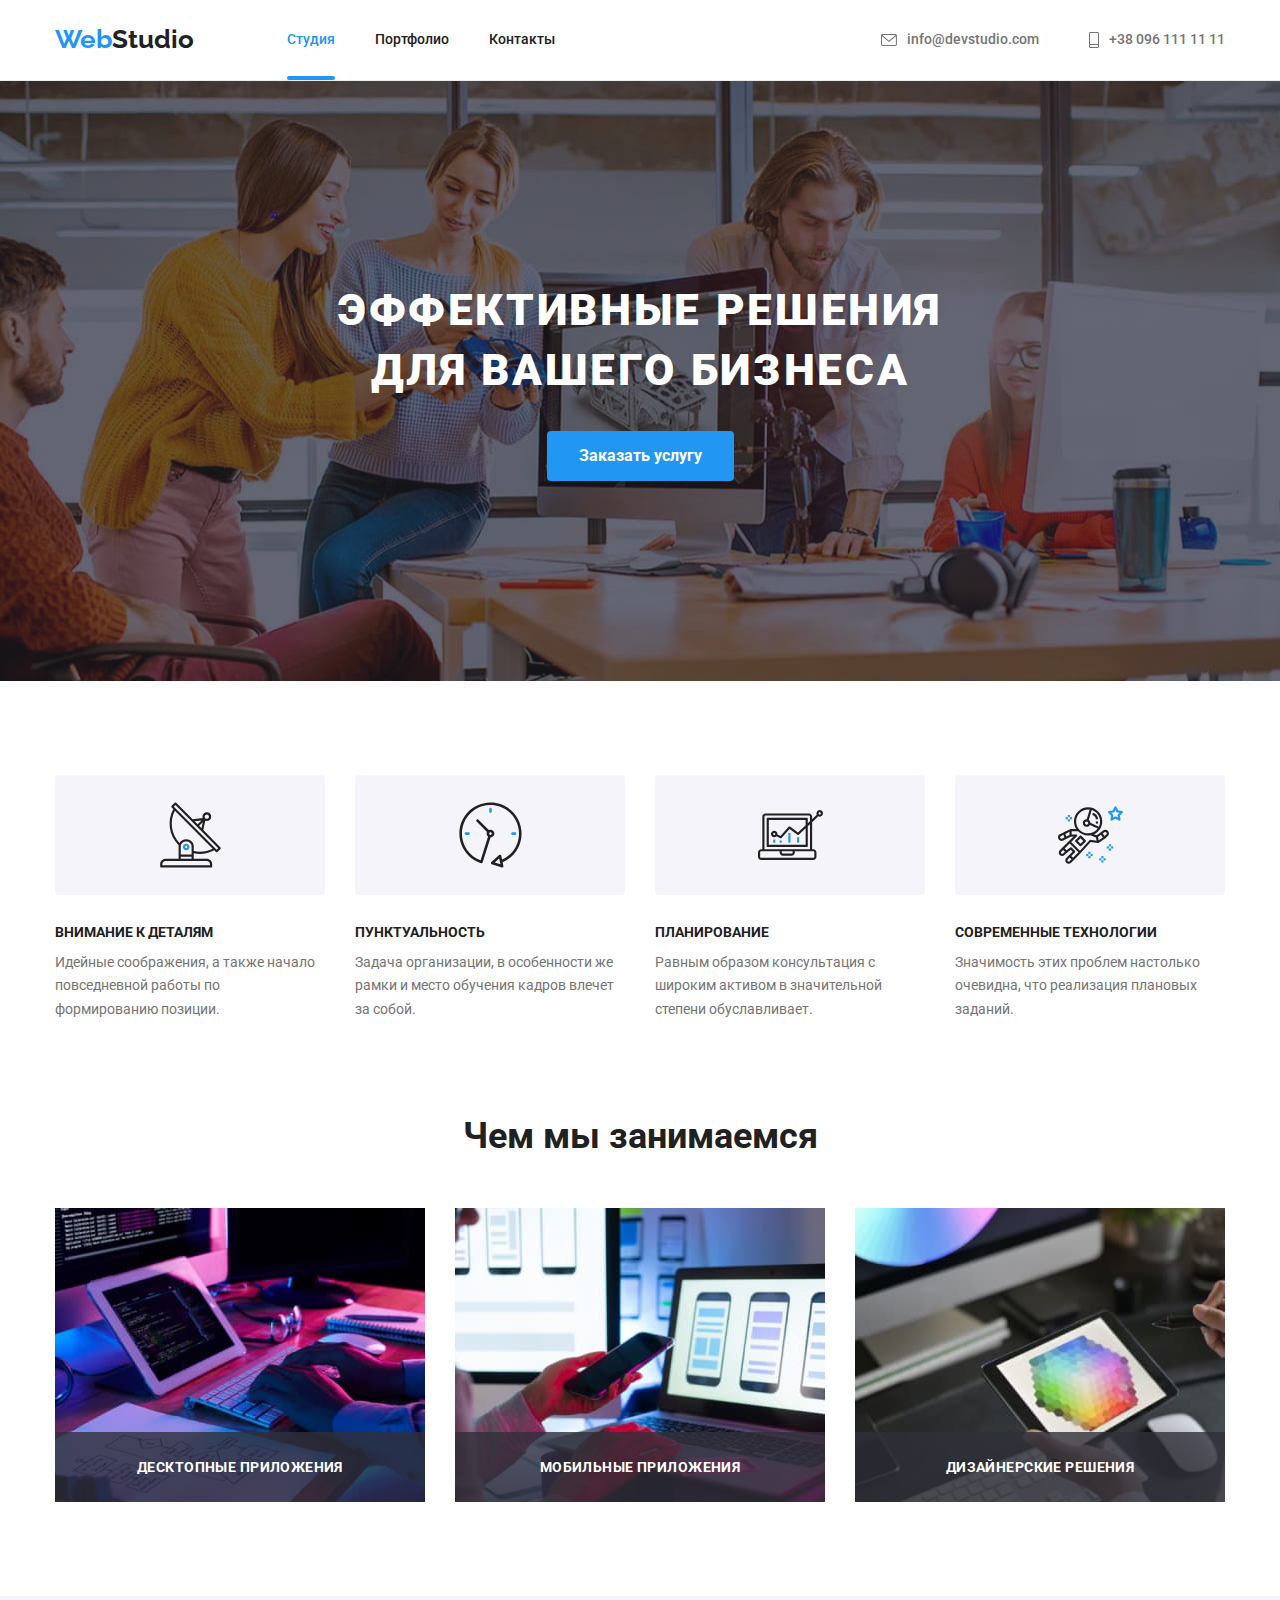
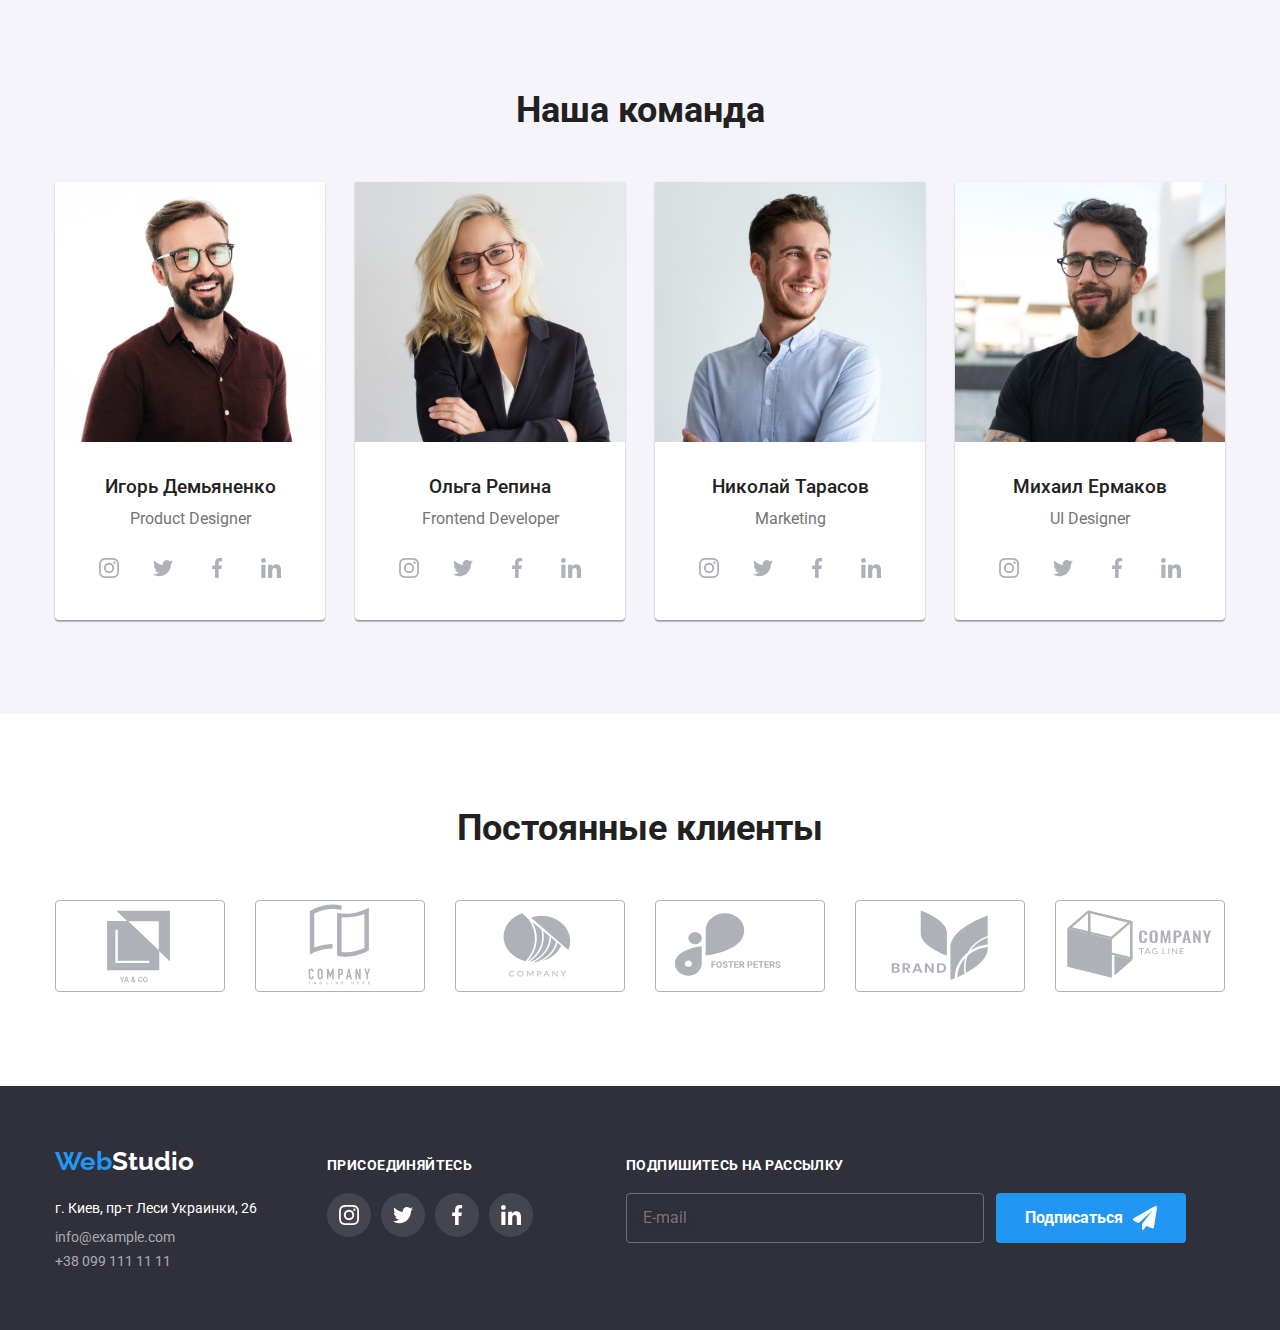
<file: index.html>
<!DOCTYPE html>
<html lang="ru">
    <head>
        <meta charset="UTF-8" />
        <meta http-equiv="X-UA-Compatible" content="IE=edge" />
        <meta name="viewport" content="width=, initial-scale=1.0" />
        <title>Document</title>
        <link rel="preconnect" href="https://fonts.googleapis.com" />
        <link rel="preconnect" href="https://fonts.gstatic.com" crossorigin />
        <link
            rel="stylesheet"
            href="https://cdnjs.cloudflare.com/ajax/libs/modern-normalize/1.0.0/modern-normalize.min.css"
        />
        <link
            href="https://fonts.googleapis.com/css2?family=Montserrat:ital,wght@0,700;1,400&family=Raleway:wght@700&family=Roboto:wght@400;500;700;900&display=swap"
            rel="stylesheet"
        />
        <link rel="stylesheet" href="./css/styles.css" />
    </head>
    <body>
        <header class="hedbord">
            <div class="conteiner page-header">
                <nav class="site-nav">
                    <a class="link link-logo" href="/hm-2/index.html"
                        ><span class="accent-text">Web</span>Studio</a
                    >
                    <ul class="list font-medium site-nav">
                        <li class="item">
                            <a href="index.html" class="link active">Студия</a>
                        </li>
                        <li class="item">
                            <a href="portfolio.html" class="link">Портфолио</a>
                        </li>
                        <li class="item">
                            <a href="" class="link">Контакты</a>
                        </li>
                    </ul>
                </nav>
                <ul class="top-contact site-contact list font-medium">
                    <li class="item">
                        <a
                            href="mailto:info@devstudio.com"
                            class="link secondary-text header-link"
                        >
                            <svg class="header-icon" width="16" height="12">
                                <use href="./images/icons.svg#mail"></use>
                            </svg>
                            info@devstudio.com</a
                        >
                    </li>
                    <li class="item">
                        <a href="tel:+380961111111" class="link header-link"
                            ><svg class="header-icon" width="10" height="16">
                                <use href="./images/icons.svg#phone"></use>
                            </svg>
                            +38 096 111 11 11
                        </a>
                    </li>
                </ul>
            </div>
        </header>
        <main>
            <section class="main-section">
                <div class="conteiner">
                    <h1 class="main-section--description">
                        Эффективные решения для вашего бизнеса
                    </h1>
                    <button
                        data-modal-open
                        type="button"
                        class="main-section--btn"
                    >
                        Заказать услугу
                    </button>
                </div>
            </section>

            <section class="benefits">
                <div class="conteiner">
                    <h2 class="caption visually-hidden">Преимущества</h2>
                    <ul class="list-menu">
                        <li class="item">
                            <div class="benefits-icon-wrapper">
                                <svg
                                    class="benefits-icon"
                                    width="65"
                                    height="70"
                                >
                                    <use href="./images/icons.svg#icon1"></use>
                                </svg>
                            </div>
                            <h3 class="caption-list">Внимание к деталям</h3>
                            <p class="secondary-text description">
                                Идейные соображения, а также начало повседневной
                                работы по формированию позиции.
                            </p>
                        </li>
                        <li class="item">
                            <div class="benefits-icon-wrapper">
                                <svg class="" width="65" height="70">
                                    <use href="./images/icons.svg#icon2"></use>
                                </svg>
                            </div>
                            <h3 class="caption-list">Пунктуальность</h3>
                            <p class="secondary-text description">
                                Задача организации, в особенности же рамки и
                                место обучения кадров влечет за собой.
                            </p>
                        </li>
                        <li class="item">
                            <div class="benefits-icon-wrapper">
                                <svg class="" width="65" height="70">
                                    <use href="./images/icons.svg#icon3"></use>
                                </svg>
                            </div>
                            <h3 class="caption-list">Планирование</h3>
                            <p class="secondary-text description">
                                Равным образом консультация с широким активом в
                                значительной степени обуславливает.
                            </p>
                        </li>
                        <li class="item">
                            <div class="benefits-icon-wrapper">
                                <svg class="" width="65" height="70">
                                    <use href="./images/icons.svg#icon4"></use>
                                </svg>
                            </div>
                            <h3 class="caption-list">Современные технологии</h3>
                            <p class="secondary-text description">
                                Значимость этих проблем настолько очевидна, что
                                реализация плановых заданий.
                            </p>
                        </li>
                    </ul>
                </div>
            </section>
            <section class="servise">
                <div class="conteiner">
                    <h2 class="caption">Чем мы занимаемся</h2>
                    <ul class="list-pic">
                        <li class="item-pic">
                            <img
                                src="./images/1img.jpg"
                                alt="creating website"
                                width="370"
                            />
                            <p class="text-pic">Десктопные приложения</p>
                        </li>
                        <li class="item-pic">
                            <img
                                src="./images/2img.jpg"
                                alt="ux/ui desiner"
                                width="370"
                            />
                            <p class="text-pic">Мобильные приложения</p>
                        </li>
                        <li class="item-pic">
                            <img
                                src="./images/3img.jpg"
                                alt="creating mobile application"
                                width="370"
                            />
                            <p class="text-pic">Дизайнерские решения</p>
                        </li>
                    </ul>
                </div>
            </section>
            <section class="team">
                <div class="conteiner">
                    <h2 class="caption">Наша команда</h2>
                    <ul class="list-intro">
                        <li class="link-intro">
                            <img
                                class="photo"
                                src="./images/4img.jpg"
                                alt="Product Designer"
                                width="270"
                            />
                            <div class="desc">
                                <h3 class="list-name">Игорь Демьяненко</h3>
                                <p class="secondary-text position" lang="en">
                                    Product Designer
                                </p>
                                <ul class="socials">
                                    <li class="socials-item">
                                        <a
                                            class="socials-link"
                                            href="#"
                                            target="_blank"
                                            rel="noopener noreferrer"
                                            aria-label="іконка instagram"
                                        >
                                            <svg
                                                class="socials-icon"
                                                width="20"
                                                height="20"
                                            >
                                                <use
                                                    href="./images/icons.svg#instagram"
                                                ></use>
                                            </svg>
                                        </a>
                                    </li>
                                    <li class="socials-item">
                                        <a
                                            class="socials-link"
                                            href="#"
                                            target="_blank"
                                            rel="noopener noreferrer"
                                            aria-label="іконка Twitter"
                                        >
                                            <svg
                                                class="socials-icon"
                                                width="20"
                                                height="20"
                                            >
                                                <use
                                                    href="./images/icons.svg#twitter"
                                                ></use>
                                            </svg>
                                        </a>
                                    </li>
                                    <li class="socials-item">
                                        <a
                                            class="socials-link"
                                            href=""
                                            target="_blank"
                                            rel="noopener noreferrer"
                                            aria-label="іконка facebook"
                                        >
                                            <svg
                                                class="socials-icon"
                                                width="20"
                                                height="20"
                                            >
                                                <use
                                                    href="./images/icons.svg#facebook"
                                                ></use>
                                            </svg>
                                        </a>
                                    </li>
                                    <li class="socials-item">
                                        <a
                                            class="socials-link"
                                            href=""
                                            target="_blank"
                                            rel="noopener noreferrer"
                                            aria-label="іконка linkedin"
                                        >
                                            <svg
                                                class="socials-icon"
                                                width="20"
                                                height="20"
                                            >
                                                <use
                                                    href="./images/icons.svg#linkedin"
                                                ></use>
                                            </svg>
                                        </a>
                                    </li>
                                </ul>
                            </div>
                        </li>
                        <li class="link-intro">
                            <img
                                class="photo"
                                src="./images/5img.jpg"
                                alt="Frontend Developer"
                                width="270"
                            />
                            <div class="desc">
                                <h3 class="list-name">Ольга Репина</h3>
                                <p class="secondary-text position" lang="en">
                                    Frontend Developer
                                </p>
                                <ul class="socials">
                                    <li class="socials-item">
                                        <a
                                            class="socials-link"
                                            href="#"
                                            target="_blank"
                                            rel="noopener noreferrer"
                                            aria-label="іконка instagram"
                                        >
                                            <svg
                                                class="socials-icon"
                                                width="20"
                                                height="20"
                                            >
                                                <use
                                                    href="./images/icons.svg#instagram"
                                                ></use>
                                            </svg>
                                        </a>
                                    </li>
                                    <li class="socials-item">
                                        <a
                                            class="socials-link"
                                            href="#"
                                            target="_blank"
                                            rel="noopener noreferrer"
                                            aria-label="іконка Twitter"
                                        >
                                            <svg
                                                class="socials-icon"
                                                width="20"
                                                height="20"
                                            >
                                                <use
                                                    href="./images/icons.svg#twitter"
                                                ></use>
                                            </svg>
                                        </a>
                                    </li>
                                    <li class="socials-item">
                                        <a
                                            class="socials-link"
                                            href=""
                                            target="_blank"
                                            rel="noopener noreferrer"
                                            aria-label="іконка facebook"
                                        >
                                            <svg
                                                class="socials-icon"
                                                width="20"
                                                height="20"
                                            >
                                                <use
                                                    href="./images/icons.svg#facebook"
                                                ></use>
                                            </svg>
                                        </a>
                                    </li>
                                    <li class="socials-item">
                                        <a
                                            class="socials-link"
                                            href=""
                                            target="_blank"
                                            rel="noopener noreferrer"
                                            aria-label="іконка linkedin"
                                        >
                                            <svg
                                                class="socials-icon"
                                                width="20"
                                                height="20"
                                            >
                                                <use
                                                    href="./images/icons.svg#linkedin"
                                                ></use>
                                            </svg>
                                        </a>
                                    </li>
                                </ul>
                            </div>
                        </li>
                        <li class="link-intro">
                            <img
                                class="photo"
                                src="./images/6img.jpg"
                                alt="Marketing"
                                width="270"
                            />
                            <div class="desc">
                                <h3 class="list-name">Николай Тарасов</h3>
                                <p class="secondary-text position" lang="en">
                                    Marketing
                                </p>
                                <ul class="socials">
                                    <li class="socials-item">
                                        <a
                                            class="socials-link"
                                            href="#"
                                            target="_blank"
                                            rel="noopener noreferrer"
                                            aria-label="іконка instagram"
                                        >
                                            <svg
                                                class="socials-icon"
                                                width="20"
                                                height="20"
                                            >
                                                <use
                                                    href="./images/icons.svg#instagram"
                                                ></use>
                                            </svg>
                                        </a>
                                    </li>
                                    <li class="socials-item">
                                        <a
                                            class="socials-link"
                                            href="#"
                                            target="_blank"
                                            rel="noopener noreferrer"
                                            aria-label="іконка Twitter"
                                        >
                                            <svg
                                                class="socials-icon"
                                                width="20"
                                                height="20"
                                            >
                                                <use
                                                    href="./images/icons.svg#twitter"
                                                ></use>
                                            </svg>
                                        </a>
                                    </li>
                                    <li class="socials-item">
                                        <a
                                            class="socials-link"
                                            href=""
                                            target="_blank"
                                            rel="noopener noreferrer"
                                            aria-label="іконка facebook"
                                        >
                                            <svg
                                                class="socials-icon"
                                                width="20"
                                                height="20"
                                            >
                                                <use
                                                    href="./images/icons.svg#facebook"
                                                ></use>
                                            </svg>
                                        </a>
                                    </li>
                                    <li class="socials-item">
                                        <a
                                            class="socials-link"
                                            href=""
                                            target="_blank"
                                            rel="noopener noreferrer"
                                            aria-label="іконка linkedin"
                                        >
                                            <svg
                                                class="socials-icon"
                                                width="20"
                                                height="20"
                                            >
                                                <use
                                                    href="./images/icons.svg#linkedin"
                                                ></use>
                                            </svg>
                                        </a>
                                    </li>
                                </ul>
                            </div>
                        </li>
                        <li class="link-intro">
                            <img
                                class="photo"
                                src="./images/7img.jpg"
                                alt="UI Designer"
                                width="270"
                            />
                            <div class="desc">
                                <h3 class="list-name">Михаил Ермаков</h3>
                                <p class="secondary-text position" lang="en">
                                    UI Designer
                                </p>
                                <ul class="socials">
                                    <li class="socials-item">
                                        <a
                                            class="socials-link"
                                            href="#"
                                            target="_blank"
                                            rel="noopener noreferrer"
                                            aria-label="іконка instagram"
                                        >
                                            <svg
                                                class="socials-icon"
                                                width="20"
                                                height="20"
                                            >
                                                <use
                                                    href="./images/icons.svg#instagram"
                                                ></use>
                                            </svg>
                                        </a>
                                    </li>
                                    <li class="socials-item">
                                        <a
                                            class="socials-link"
                                            href="#"
                                            target="_blank"
                                            rel="noopener noreferrer"
                                            aria-label="іконка Twitter"
                                        >
                                            <svg
                                                class="socials-icon"
                                                width="20"
                                                height="20"
                                            >
                                                <use
                                                    href="./images/icons.svg#twitter"
                                                ></use>
                                            </svg>
                                        </a>
                                    </li>
                                    <li class="socials-item">
                                        <a
                                            class="socials-link"
                                            href=""
                                            target="_blank"
                                            rel="noopener noreferrer"
                                            aria-label="іконка facebook"
                                        >
                                            <svg
                                                class="socials-icon"
                                                width="20"
                                                height="20"
                                            >
                                                <use
                                                    href="./images/icons.svg#facebook"
                                                ></use>
                                            </svg>
                                        </a>
                                    </li>
                                    <li class="socials-item">
                                        <a
                                            class="socials-link"
                                            href=""
                                            target="_blank"
                                            rel="noopener noreferrer"
                                            aria-label="іконка linkedin"
                                        >
                                            <svg
                                                class="socials-icon"
                                                width="20"
                                                height="20"
                                            >
                                                <use
                                                    href="./images/icons.svg#linkedin"
                                                ></use>
                                            </svg>
                                        </a>
                                    </li>
                                </ul>
                            </div>
                        </li>
                    </ul>
                </div>
            </section>
            <section class="clients">
                <div class="conteiner">
                    <h2 class="caption">Постоянные клиенты</h2>
                    <ul class="clients-list">
                        <li class="clients-item">
                            <a
                                class="clients-link"
                                href="#"
                                target="_blank"
                                rel="noopener noreferrer"
                                aria-label="іконка logo"
                            >
                                <svg
                                    class="clients-icon"
                                    width="170"
                                    height="92"
                                >
                                    <use href="./images/icons.svg#logo"></use>
                                </svg>
                            </a>
                        </li>
                        <li class="clients-item">
                            <a
                                class="clients-link"
                                href=""
                                target="_blank"
                                rel="noopener noreferrer"
                                aria-label="іконка logo1"
                            >
                                <svg
                                    class="clients-icon"
                                    width="170"
                                    height="92"
                                >
                                    <use href="./images/icons.svg#logo1"></use>
                                </svg>
                            </a>
                        </li>
                        <li class="clients-item">
                            <a
                                class="clients-link"
                                href="#"
                                target="_blank"
                                rel="noopener noreferrer"
                                aria-label="іконка logo2"
                            >
                                <svg
                                    class="clients-icon"
                                    width="170"
                                    height="92"
                                >
                                    <use href="./images/icons.svg#logo2"></use>
                                </svg>
                            </a>
                        </li>
                        <li class="clients-item">
                            <a
                                class="clients-link"
                                href="#"
                                target="_blank"
                                rel="noopener noreferrer"
                                aria-label="іконка logo3"
                            >
                                <svg
                                    class="clients-icon"
                                    width="170"
                                    height="92"
                                >
                                    <use href="./images/icons.svg#logo3"></use>
                                </svg>
                            </a>
                        </li>
                        <li class="clients-item">
                            <a
                                class="clients-link"
                                href="#"
                                target="_blank"
                                rel="noopener noreferrer"
                                aria-label="іконка logo4"
                            >
                                <svg
                                    class="clients-icon"
                                    width="170"
                                    height="92"
                                >
                                    <use href="./images/icons.svg#logo4"></use>
                                </svg>
                            </a>
                        </li>
                        <li class="clients-item">
                            <a
                                class="clients-link"
                                href="#"
                                target="_blank"
                                rel="noopener noreferrer"
                                aria-label="іконка logo5"
                            >
                                <svg
                                    class="clients-icon"
                                    width="170"
                                    height="92"
                                >
                                    <use href="./images/icons.svg#logo5"></use>
                                </svg>
                            </a>
                        </li>
                    </ul>
                </div>
            </section>
        </main>
        <footer class="footer-content">
            <div class="conteiner footer-container">
                <div class="footbar">
                    <a href="/hm-2/index.html" class="link-text logo"
                        ><span class="accent-text">Web</span>Studio</a
                    >
                    <address class="address-content">
                        <p class="address-text">
                            г. Киев, пр-т Леси Украинки, 26
                        </p>
                        <ul class="list site-contact">
                            <li class="info">
                                <a
                                    class="list-link link"
                                    href="mailto:info@example.com"
                                    >info@example.com</a
                                >
                            </li>
                            <li class="info">
                                <a
                                    class="list-link link"
                                    href="tel:+380991111111"
                                    >+38 099 111 11 11</a
                                >
                            </li>
                        </ul>
                    </address>
                </div>
                <div class="join">
                    <h3 class="join-caption">Присоединяйтесь</h3>
                    <ul class="socials-list">
                        <li class="socials-item">
                            <a
                                class="socials-link"
                                href="#"
                                target="_blank"
                                rel="noopener noreferrer"
                                aria-label="іконка instagram"
                            >
                                <svg
                                    class="socials-icon"
                                    width="20"
                                    height="20"
                                >
                                    <use
                                        href="./images/icons.svg#instagram"
                                    ></use>
                                </svg>
                            </a>
                        </li>
                        <li class="socials-item">
                            <a
                                class="socials-link"
                                href="#"
                                target="_blank"
                                rel="noopener noreferrer"
                                aria-label="іконка Twitter"
                            >
                                <svg
                                    class="socials-icon"
                                    width="20"
                                    height="20"
                                >
                                    <use
                                        href="./images/icons.svg#twitter"
                                    ></use>
                                </svg>
                            </a>
                        </li>
                        <li class="socials-item">
                            <a
                                class="socials-link"
                                href=""
                                target="_blank"
                                rel="noopener noreferrer"
                                aria-label="іконка facebook"
                            >
                                <svg
                                    class="socials-icon"
                                    width="20"
                                    height="20"
                                >
                                    <use
                                        href="./images/icons.svg#facebook"
                                    ></use>
                                </svg>
                            </a>
                        </li>
                        <li class="socials-item">
                            <a
                                class="socials-link"
                                href=""
                                target="_blank"
                                rel="noopener noreferrer"
                                aria-label="іконка linkedin"
                            >
                                <svg
                                    class="socials-icon"
                                    width="20"
                                    height="20"
                                >
                                    <use
                                        href="./images/icons.svg#linkedin"
                                    ></use>
                                </svg>
                            </a>
                        </li>
                    </ul>
                </div>
                <div class="footer-submit">
                    <p class="join-caption">Подпишитесь на рассылку</p>
                    <form class="footer-form" action="/">
                        <input
                            class="fotter-mail"
                            type="email"
                            name="mail"
                            placeholder="E-mail"
                        />
                        <button class="footer-btn" type="submit">
                            Подписаться
                            <svg class="footer-icon" width="24" height="24">
                                <use href="./images/icons.svg#sent"></use>
                            </svg>
                        </button>
                    </form>
                </div>
            </div>
        </footer>
        <div class="backdrop is-hidden" data-modal>
            <div class="modal">
                <button data-modal-close class="close-btn">
                    <svg class="close-icon" width="20" height="20">
                        <use href="./images/icons.svg#close"></use>
                    </svg>
                </button>
                <!-- Дані користувача -->
                <b class="form-title">Оставьте свои данные,мы вам перезвоним</b>
                <form class="modal-form" action="/">
                    <label class="form-group">
                        <span class="form-label">Имя</span>
                        <span class="form-wrapper">
                            <input
                                class="form-input"
                                type="text"
                                name="user-name"
                            />
                            <svg class="form-icon" width="12" height="12">
                                <use href="./images/icons.svg#user"></use>
                            </svg>
                        </span>
                    </label>
                    <label class="form-group">
                        <span class="form-label">Телефон</span>
                        <span class="form-wrapper">
                            <input
                                class="form-input"
                                type="tel"
                                name="user-phone"
                            />
                            <svg class="form-icon" width="12" height="12">
                                <use href="./images/icons.svg#user"></use>
                            </svg>
                        </span>
                    </label>
                    <label class="form-group">
                        <span class="form-label">Почта</span>
                        <span class="form-wrapper">
                            <input
                                class="form-input"
                                type="email"
                                name="user-mail"
                            />
                            <svg class="form-icon" width="12" height="12">
                                <use
                                    href="./images/icons.svg#icon-envelope"
                                ></use>
                            </svg>
                        </span>
                    </label>
                    <!-- Коментар -->
                    <label class="form-group">
                        <span class="form-label">Коментарий</span>
                        <textarea
                            class="form-input coment"
                            name="user-coments"
                            cols="30"
                            rows="7"
                            placeholder="Введите текст"
                        ></textarea>
                    </label>
                    <!-- Політика приватності -->
                    <label class="form-policy-group">
                        <input
                            class="checkbox visually-hidden"
                            type="checkbox"
                            name="user-agreement"
                        />
                        <span class="custom-checkbox">
                            <svg
                                class="custom-checkbox-icon"
                                width="16"
                                height="15"
                            >
                                <use href="./images/icons.svg#check"></use>
                            </svg>
                        </span>
                        <span class="form-policy-description"
                            >Соглашаюсь с рассылкой и принимаю
                            <a class="form-policy-description-link" href="#"
                                >Условия договора</a
                            >
                        </span>
                    </label>
                    <div class="form-btn">
                        <button class="main-section--btn" type="submit">
                            Отправить
                        </button>
                    </div>
                </form>
            </div>
        </div>
        <script src="./js/modal.js"></script>
    </body>
</html>
</file>
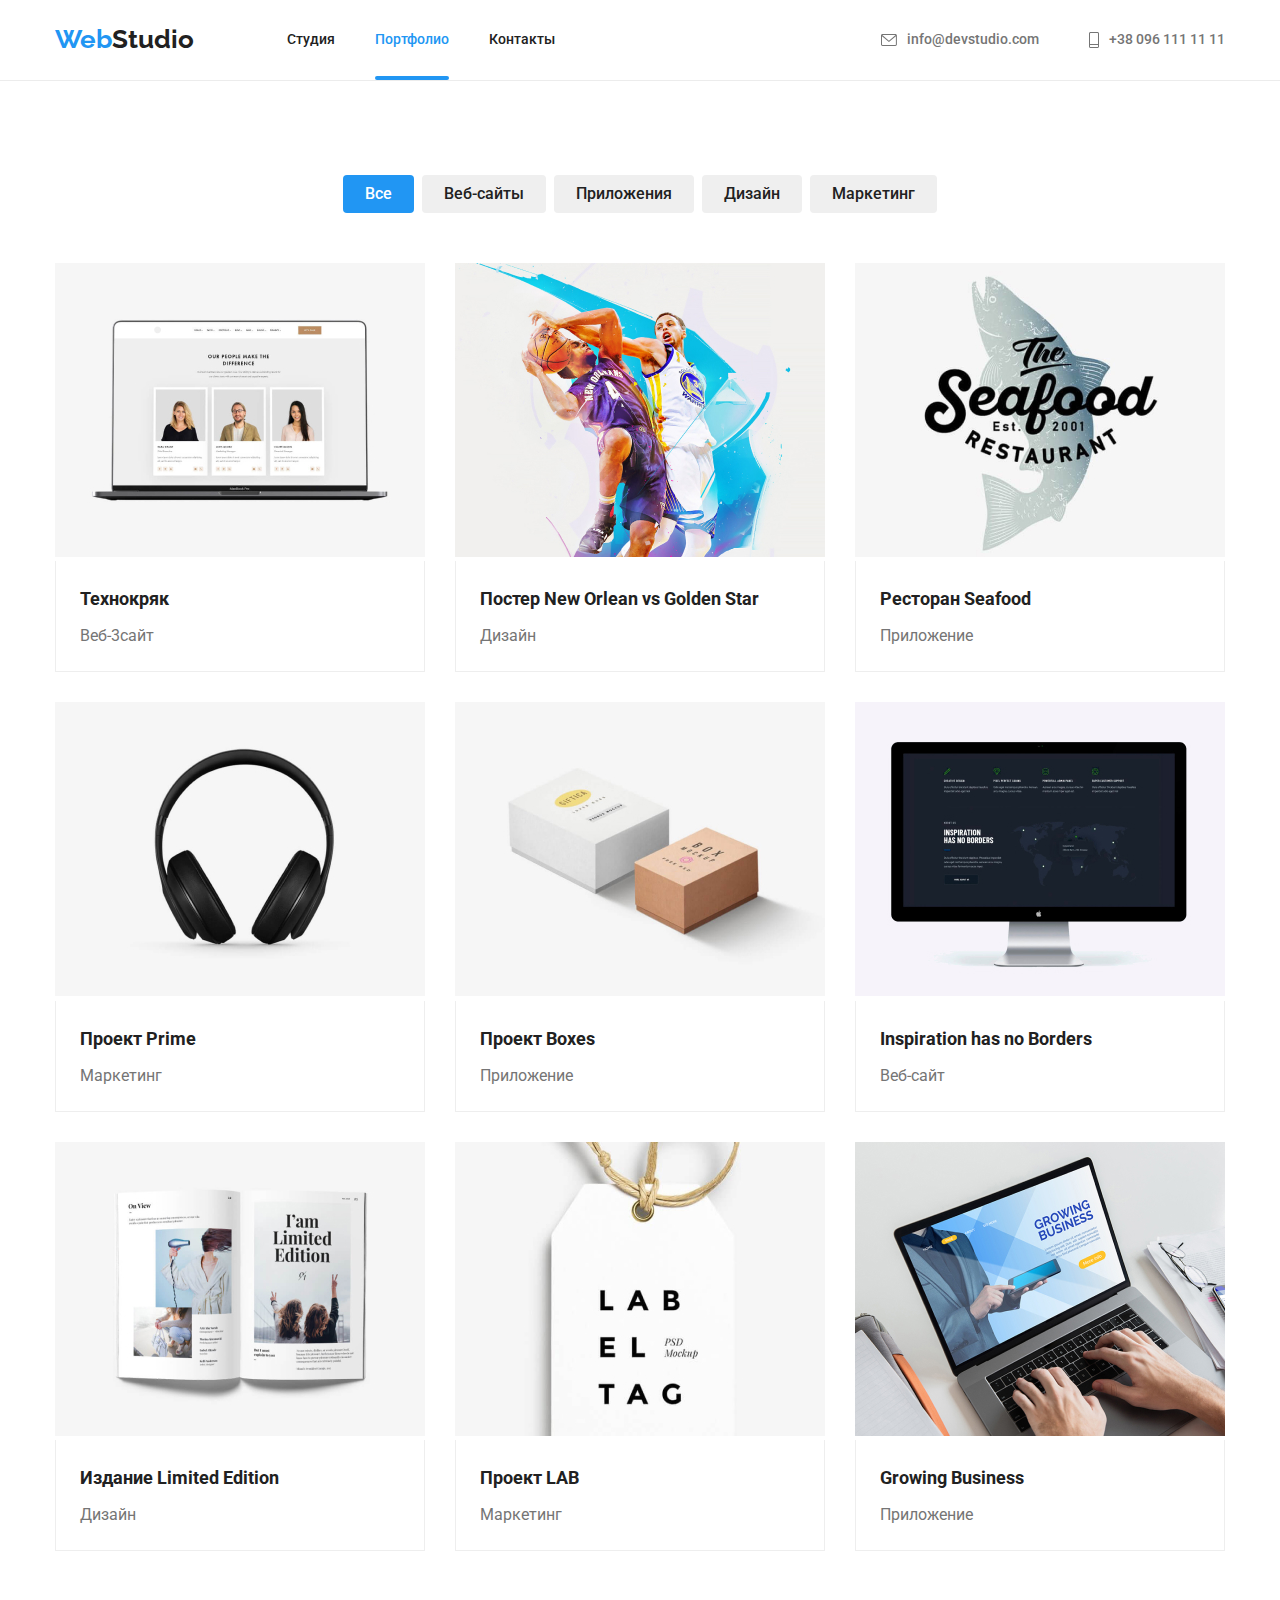
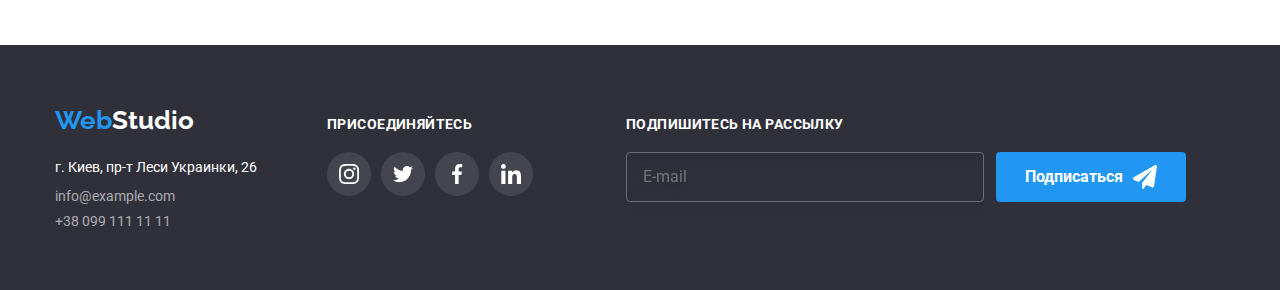
<file: portfolio.html>
<!DOCTYPE html>
<html lang="ru">
    <head>
        <meta charset="UTF-8" />
        <meta http-equiv="X-UA-Compatible" content="IE=edge" />
        <meta name="viewport" content="width=, initial-scale=1.0" />
        <title>Document</title>
        <link rel="preconnect" href="https://fonts.googleapis.com" />
        <link rel="preconnect" href="https://fonts.gstatic.com" crossorigin />
        <link
            rel="stylesheet"
            href="https://cdnjs.cloudflare.com/ajax/libs/modern-normalize/1.0.0/modern-normalize.min.css"
        />
        <link
            href="https://fonts.googleapis.com/css2?family=Montserrat:ital,wght@0,700;1,400&family=Raleway:wght@700&family=Roboto:wght@400;500;700;900&display=swap"
            rel="stylesheet"
        />
        <link rel="stylesheet" href="./css/styles.css" />
    </head>
    <body>
        <header class="hedbord">
            <div class="conteiner page-header">
                <nav class="site-nav">
                    <a class="link link-logo" href="/hm-2/index.html"
                        ><span class="accent-text">Web</span>Studio</a
                    >
                    <ul class="list font-medium site-nav">
                        <li class="item">
                            <a href="index.html" class="link">Студия</a>
                        </li>
                        <li class="item">
                            <a href="portfolio.html" class="link active"
                                >Портфолио</a
                            >
                        </li>
                        <li class="item">
                            <a href="" class="link">Контакты</a>
                        </li>
                    </ul>
                </nav>
                <ul class="top-contact site-contact list font-medium">
                    <li class="item">
                        <a
                            href="mailto:info@devstudio.com"
                            class="link secondary-text header-link"
                        >
                            <svg class="header-icon" width="16" height="12">
                                <use href="./images/icons.svg#mail"></use>
                            </svg>
                            info@devstudio.com</a
                        >
                    </li>
                    <li class="item">
                        <a href="tel:+380961111111" class="link header-link"
                            ><svg class="header-icon" width="10" height="16">
                                <use href="./images/icons.svg#phone"></use>
                            </svg>
                            +38 096 111 11 11
                        </a>
                    </li>
                </ul>
            </div>
        </header>
        <main>
            <section class="filter-menu">
                <div class="conteiner">
                    <h1 class="visually-hidden">Резюме</h1>
                    <ul class="list catalog">
                        <li class="item-menu">
                            <button class="filter-active btn" type="button">
                                Все
                            </button>
                        </li>
                        <li class="item-menu">
                            <button class="link btn" type="button">
                                Веб-сайты
                            </button>
                        </li>
                        <li class="item-menu">
                            <button class="link btn" type="button">
                                Приложения
                            </button>
                        </li>
                        <li class="item-menu">
                            <button class="link btn" type="button">
                                Дизайн
                            </button>
                        </li>
                        <li class="item-menu">
                            <button class="link btn" type="button">
                                Маркетинг
                            </button>
                        </li>
                    </ul>

                    <ul class="project-list">
                        <li class="project-item">
                            <a class="project-link" href="/">
                                <div class="project-desc">
                                    <img
                                        class="products"
                                        src="./images/img8.jpg"
                                        alt=""
                                        width="370"
                                    />
                                    <div class="project-overlay">
                                        <p class="project-text">
                                            Ресурс предлагает комплексные
                                            предложения с разным уровнем
                                            функционала и сервисов. Все это
                                            позволит посетителю получить
                                            исчерпывающие сведения о компании
                                            или частном лице.
                                        </p>
                                    </div>
                                </div>
                                <div class="elements">
                                    <h2 class="heading">Технокряк</h2>
                                    <p class="secondary-text text">Веб-3сайт</p>
                                </div></a
                            >
                        </li>
                        <li class="project-item">
                            <a class="project-link" href="/">
                                <div class="project-desc">
                                    <img
                                        class="products"
                                        src="./images/img9.jpg"
                                        alt=""
                                        width="370"
                                    />
                                    <div class="project-overlay">
                                        <p class="project-text">
                                            Ресурс предлагает комплексные
                                            предложения с разным уровнем
                                            функционала и сервисов. Все это
                                            позволит посетителю получить
                                            исчерпывающие сведения о компании
                                            или частном лице.
                                        </p>
                                    </div>
                                </div>

                                <div class="elements">
                                    <h2 class="heading">
                                        Постер New Orlean vs Golden Star
                                    </h2>
                                    <p class="secondary-text text">Дизайн</p>
                                </div></a
                            >
                        </li>
                        <li class="project-item">
                            <a class="project-link" href="/">
                                <div class="project-desc">
                                    <img
                                        class="products"
                                        src="./images/img10.jpg"
                                        alt=""
                                        width="370"
                                    />
                                    <div class="project-overlay">
                                        <p class="project-text">
                                            Ресурс предлагает комплексные
                                            предложения с разным уровнем
                                            функционала и сервисов. Все это
                                            позволит посетителю получить
                                            исчерпывающие сведения о компании
                                            или частном лице.
                                        </p>
                                    </div>
                                </div>

                                <div class="elements">
                                    <h2 class="heading">Ресторан Seafood</h2>
                                    <p class="secondary-text text">
                                        Приложение
                                    </p>
                                </div></a
                            >
                        </li>
                        <li class="project-item">
                            <a class="project-link" href="/">
                                <div class="project-desc">
                                    <img
                                        class="products"
                                        src="./images/img11.jpg"
                                        alt=""
                                        width="370"
                                    />
                                    <div class="project-overlay">
                                        <p class="project-text">
                                            Ресурс предлагает комплексные
                                            предложения с разным уровнем
                                            функционала и сервисов. Все это
                                            позволит посетителю получить
                                            исчерпывающие сведения о компании
                                            или частном лице.
                                        </p>
                                    </div>
                                </div>

                                <div class="elements">
                                    <h2 class="heading">Проект Prime</h2>
                                    <p class="secondary-text text">Маркетинг</p>
                                </div></a
                            >
                        </li>
                        <li class="project-item">
                            <a class="project-link" href="/">
                                <div class="project-desc">
                                    <img
                                        class="products"
                                        src="./images/img12.jpg"
                                        alt=""
                                        width="370"
                                    />
                                    <div class="project-overlay">
                                        <p class="project-text">
                                            Ресурс предлагает комплексные
                                            предложения с разным уровнем
                                            функционала и сервисов. Все это
                                            позволит посетителю получить
                                            исчерпывающие сведения о компании
                                            или частном лице.
                                        </p>
                                    </div>
                                </div>

                                <div class="elements">
                                    <h2 class="heading">Проект Boxes</h2>
                                    <p class="secondary-text text">
                                        Приложение
                                    </p>
                                </div></a
                            >
                        </li>
                        <li class="project-item">
                            <a class="project-link" href="/">
                                <div class="project-desc">
                                    <img
                                        class="products"
                                        src="./images/img13.jpg"
                                        alt=""
                                        width="370"
                                    />
                                    <div class="project-overlay">
                                        <p class="project-text">
                                            Ресурс предлагает комплексные
                                            предложения с разным уровнем
                                            функционала и сервисов. Все это
                                            позволит посетителю получить
                                            исчерпывающие сведения о компании
                                            или частном лице.
                                        </p>
                                    </div>
                                </div>

                                <div class="elements">
                                    <h2 class="heading">
                                        Inspiration has no Borders
                                    </h2>
                                    <p class="secondary-text text">Веб-сайт</p>
                                </div></a
                            >
                        </li>
                        <li class="project-item">
                            <a class="project-link" href="/">
                                <div class="project-desc">
                                    <img
                                        class="products"
                                        src="./images/img14.jpg"
                                        alt=""
                                        width="370"
                                    />
                                    <div class="project-overlay">
                                        <p class="project-text">
                                            Ресурс предлагает комплексные
                                            предложения с разным уровнем
                                            функционала и сервисов. Все это
                                            позволит посетителю получить
                                            исчерпывающие сведения о компании
                                            или частном лице.
                                        </p>
                                    </div>
                                </div>
                                <div class="elements">
                                    <h2 class="heading">
                                        Издание Limited Edition
                                    </h2>
                                    <p class="secondary-text text">Дизайн</p>
                                </div></a
                            >
                        </li>
                        <li class="project-item">
                            <a class="project-link" href="/">
                                <div class="project-desc">
                                    <img
                                        class="products"
                                        src="./images/img15.jpg"
                                        alt=""
                                        width="370"
                                    />
                                    <div class="project-overlay">
                                        <p class="project-text">
                                            Ресурс предлагает комплексные
                                            предложения с разным уровнем
                                            функционала и сервисов. Все это
                                            позволит посетителю получить
                                            исчерпывающие сведения о компании
                                            или частном лице.
                                        </p>
                                    </div>
                                </div>

                                <div class="elements">
                                    <h2 class="heading">Проект LAB</h2>
                                    <p class="secondary-text text">Маркетинг</p>
                                </div></a
                            >
                        </li>
                        <li class="project-item">
                            <a class="project-link" href="/">
                                <div class="project-desc">
                                    <img
                                        class="products"
                                        src="./images/img16.jpg"
                                        alt=""
                                        width="370"
                                    />
                                    <div class="project-overlay">
                                        <p class="project-text">
                                            Ресурс предлагает комплексные
                                            предложения с разным уровнем
                                            функционала и сервисов. Все это
                                            позволит посетителю получить
                                            исчерпывающие сведения о компании
                                            или частном лице.
                                        </p>
                                    </div>
                                </div>

                                <div class="elements">
                                    <h2 class="heading">Growing Business</h2>
                                    <p class="secondary-text text">
                                        Приложение
                                    </p>
                                </div></a
                            >
                        </li>
                    </ul>
                </div>
            </section>
        </main>
        <footer class="footer-content">
            <div class="conteiner footer-container">
                <div class="footbar">
                    <a href="/hm-2/index.html" class="link-text logo"
                        ><span class="accent-text">Web</span>Studio</a
                    >
                    <address class="address-content">
                        <p class="address-text">
                            г. Киев, пр-т Леси Украинки, 26
                        </p>
                        <ul class="list site-contact">
                            <li class="info">
                                <a
                                    class="list-link link"
                                    href="mailto:info@example.com"
                                    >info@example.com</a
                                >
                            </li>
                            <li class="info">
                                <a
                                    class="list-link link"
                                    href="tel:+380991111111"
                                    >+38 099 111 11 11</a
                                >
                            </li>
                        </ul>
                    </address>
                </div>
                <div class="join">
                    <h3 class="join-caption">Присоединяйтесь</h3>
                    <ul class="socials-list">
                        <li class="socials-item">
                            <a
                                class="socials-link"
                                href="#"
                                target="_blank"
                                rel="noopener noreferrer"
                                aria-label="іконка instagram"
                            >
                                <svg
                                    class="socials-icon"
                                    width="20"
                                    height="20"
                                >
                                    <use
                                        href="./images/icons.svg#instagram"
                                    ></use>
                                </svg>
                            </a>
                        </li>
                        <li class="socials-item">
                            <a
                                class="socials-link"
                                href="#"
                                target="_blank"
                                rel="noopener noreferrer"
                                aria-label="іконка Twitter"
                            >
                                <svg
                                    class="socials-icon"
                                    width="20"
                                    height="20"
                                >
                                    <use
                                        href="./images/icons.svg#twitter"
                                    ></use>
                                </svg>
                            </a>
                        </li>
                        <li class="socials-item">
                            <a
                                class="socials-link"
                                href=""
                                target="_blank"
                                rel="noopener noreferrer"
                                aria-label="іконка facebook"
                            >
                                <svg
                                    class="socials-icon"
                                    width="20"
                                    height="20"
                                >
                                    <use
                                        href="./images/icons.svg#facebook"
                                    ></use>
                                </svg>
                            </a>
                        </li>
                        <li class="socials-item">
                            <a
                                class="socials-link"
                                href=""
                                target="_blank"
                                rel="noopener noreferrer"
                                aria-label="іконка linkedin"
                            >
                                <svg
                                    class="socials-icon"
                                    width="20"
                                    height="20"
                                >
                                    <use
                                        href="./images/icons.svg#linkedin"
                                    ></use>
                                </svg>
                            </a>
                        </li>
                    </ul>
                </div>
                <div class="footer-submit">
                    <p class="join-caption">Подпишитесь на рассылку</p>
                    <form class="footer-form" action="/">
                        <input
                            class="fotter-mail"
                            type="email"
                            name="mail"
                            placeholder="E-mail"
                        />
                        <button class="footer-btn" type="submit">
                            Подписаться
                            <svg class="footer-icon" width="24" height="24">
                                <use href="./images/icons.svg#sent"></use>
                            </svg>
                        </button>
                    </form>
                </div>
            </div>
        </footer>
    </body>
</html>
</file>
<file: css/styles.css>
:root {
    --main-color: #212121;
    --accent-color: #2196F3;
    --secondary-color: #757575;
}

body {
    color: var(--main-color);
    font-family: Roboto, sans-serif;
}

p,
h1,
h2,
h3,
ul {
    margin-block-start: 0px;
    margin-block-end: 0px;
}


.conteiner {
    width: 1200px;
    padding: 0px 15px;
    margin: 0 auto;
}

ul {
    list-style: none;
}

.filter-menu {
    padding-top: 94px;
    padding-bottom: 94px;
}

.filter-menu .list {
    display: flex;
    align-items: center;
    justify-content: center;


}

.filter-menu .item-menu {
    margin-right: 8px;
}

.filter-menu .item-menu:last-child {
    margin-right: 0px;
}

.filter-active {
    cursor: pointer;
    font-weight: 700;
    font-size: 16px;
    color: #FFFFFF;
    line-height: 1.87;
    font-family: inherit;
    background-color: var(--accent-color);
    border-radius: 4px;
    padding: 10px 32px;
    border: unset;

}

.filter-active:hover,
.filter-active:focus {
    box-shadow: 0px 3px 1px rgba(0, 0, 0, 0.1), 0px 1px 2px rgba(0, 0, 0, 0.08), 0px 2px 2px rgba(0, 0, 0, 0.12);
    border-radius: 4px;
}

.visually-hidden {
    position: absolute;
    width: 1px;
    height: 1px;
    margin: -1px;
    border: 0;
    padding: 0;
    white-space: nowrap;
    clip-path: inset(100%);
    clip: rect(0 0 0 0);
    overflow: hidden;
}

.accent-text {
    color: var(--accent-color);
}

.secondary-text {
    color: var(--secondary-color);
}

.font-medium {
    font-weight: 500;
}

.link {
    color: var(--main-color);
    text-decoration: none;
}

.link-logo {
    padding-top: 24px;
    padding-bottom: 25px;
    margin-right: 93px;
    font-size: 26px;
    font-weight: 700;
    line-height: 1.19;
    font-family: Raleway, sans-serif;

}

.logo {
    display: block;
    margin-bottom: 20px;
    font-size: 26px;
    font-weight: 700;
    line-height: 1.19;
    font-family: Raleway,
        sans-serif;
    text-decoration: none;
}

.active {
    color: var(--accent-color);
}

/* site nav */
.list {
    font-family: Roboto, sans-serif;
    font-size: 14px;
    line-height: 1.14;
    padding-inline-start: 0;
}

.catalog {
    margin-bottom: 50px;
}

.catalog .link {
    border-radius: 4px;
}


.catalog.list .link {
    transition-property: background-color, color, shadow;
    transition-duration: 250ms;
    transition-timing-function: cubic-bezier(0.4, 0, 0.2, 1);
}


.catalog.list .link:hover,
.catalog.list .link:focus {
    color: #FFFFFF;
    background-color: var(--accent-color);
    box-shadow: 0px 3px 1px rgba(0, 0, 0, 0.1), 0px 1px 2px rgba(0, 0, 0, 0.08), 0px 2px 2px rgba(0, 0, 0, 0.12);
}

.list .link {
    transition-property: color;
    transition-duration: 250ms;
    transition-timing-function: cubic-bezier(0.4, 0, 0.2, 1);
}

.list .link:hover,
.list .link:focus,
.address-content .list .link:hover,
.address-content .list .link:focus,
.top-contact .link:hover,
.top-contact .link:focus {
    color: var(--accent-color);
}

.site-nav .item:not(:last-child) {
    margin-right: 40px;
}

.top-contact {
    display: flex;
    margin-left: auto;
}

.top-contact .link {
    display: flex;
    padding-top: 32px;
    padding-bottom: 32px;
    align-items: center;
}

.header-icon {
    fill: currentColor;
    margin-right: 10px;
}

.header-icon:hover,
.header-icon:focus {
    color: var(--accent-color);
}




.top-contact .item+.item {
    margin-left: 50px;
}

.address-content .list .list-link {
    color: rgba(255, 255, 255, 0.6);
}

.site-contact {
    margin-block-start: 0px;
    margin-block-end: 0px;
}

.site-contact .link {
    color: var(--secondary-color);
}

.hedbord {
    border-bottom: 1px solid #ECECEC;
}

.page-header {
    display: flex;
    align-items: center;
}

.elements {
    padding: 20px 24px;
    border: solid #EEEEEE;
    border-width: 0px 1px 1px 1px;
    text-decoration: none;

}

.project-list {
    display: flex;
    flex-wrap: wrap;
    padding-inline-start: 0px;
}


.project-item .project-link:hover,
.project-item .project-link:focus {
    box-shadow: 0px 3px 1px rgba(0, 0, 0, 0.1), 0px 1px 2px rgba(0, 0, 0, 0.08), 0px 2px 2px rgba(0, 0, 0, 0.12);
}

.project-item .project-link {
    transition-property: box-shadow;
    transition-duration: 250ms;
    transition-timing-function: cubic-bezier(0.4, 0, 0.2, 1);
}

.project-item {
    margin-right: 30px;
    margin-bottom: 30px;
}

.project-link {
    text-decoration: none;
    display: block;
}

.project-desc {
    position: relative;
    overflow: hidden;
}

.project-overlay {
    display: inline-block;
    content: '';
    position: absolute;
    top: 0;
    left: 0;
    width: 100%;
    height: 100%;
    opacity: 0;
    background: rgba(33, 150, 243, 0.9);
    transform: translateY(100%);
    transition: transform 250ms cubic-bezier(0.4, 0, 0.2, 1), opacity 250ms cubic-bezier(0.4, 0, 0.2, 1);
}

.project-link:hover .project-overlay,
.project-link:focus .project-overlay {
    transform: translateY(0);
    opacity: 1;
    transition: transform 250ms cubic-bezier(0.4, 0, 0.2, 1);
}

.project-text {
    padding: 63px 24px;
    font-family: 'Roboto';
    font-style: normal;
    font-weight: 400;
    font-size: 18px;
    line-height: 28px;
    letter-spacing: 0.03em;
    color: #FFFFFF;
}

.project-item:nth-child(3n) {
    margin-right: 0px;
}

.project-item:nth-last-child(-n+3) {
    margin-bottom: 0px;
}

.site-nav {
    display: flex;
    align-items: center;

}

.site-nav .link {
    display: block;

}

.site-nav .item .link {
    position: relative;
    padding-top: 32px;
    padding-bottom: 32px;
}

.site-nav .item .link.active::after {
    content: '';
    position: absolute;
    left: 0;
    bottom: 0;
    display: block;
    width: 100%;
    height: 4px;
    background: #2196F3;
    border-radius: 2px;
}

/* main section */
.main-section {
    max-width: 1600px;
    margin: 0 auto;
    background-image: linear-gradient(to right,
            rgba(47, 48, 58, 0.4),
            rgba(47, 48, 58, 0.4)),
        url("../images/overlay.jpg");
    background-repeat: no-repeat;
    background-position: center 0;
    background-size: cover;


    color: #FFFFFF;
    background-color: #2F303A;
    text-align: center;
    padding-top: 200px;
    padding-bottom: 200px;

}

.benefits {
    padding-top: 94px;
}

.list-menu {
    display: flex;
    margin-block-start: 0px;
    margin-block-end: 0px;
    padding-inline-start: 0px;
}

.list-menu .item {
    width: 270px;
}

.benefits-icon {
    fill: currentColor;
}

.benefits-icon-wrapper {
    display: flex;
    justify-content: center;
    align-items: center;
    height: 120px;
    background: #F5F4FA;
    border-radius: 4px;
    margin-bottom: 30px;
}


.list-pic {
    display: flex;
    margin-block-start: 0px;
    margin-block-end: 0px;
    padding-inline-start: 0px;
}

.list-pic .item-pic {
    width: 370px;
    display: flex;
}

.list-menu .item:not(:last-child) {
    margin-right: 30px;
}

.list-pic .item-pic:not(:last-child) {
    margin-right: 30px;
}

.desc {
    padding-top: 30px;
    padding-bottom: 30px;
}

.team {
    padding-top: 94px;
    padding-bottom: 94px;
    background: #F5F4FA;
}

/* Social links */

.socials {
    display: flex;
    justify-content: center;
    align-items: center;
    padding-inline-start: 0px;
}

.socials-item:not(:last-child) {
    margin-right: 10px;
}

.socials-link {
    display: flex;
    align-items: center;
    justify-content: center;
    width: 44px;
    height: 44px;
    background-color: #FFFFFF;
    border-radius: 50%;
    color: var(--secondary-color);


    transition-property: background-color;
    transition-duration: 250ms;
    transition-timing-function: cubic-bezier(0.4, 0, 0.2, 1);
}

.socials-icon {
    fill: #AFB1B8;
    transition-property: fill;
    transition-duration: 250ms;
    transition-timing-function: cubic-bezier(0.4, 0, 0.2, 1);
}

.socials-link:hover,
.socials-link:focus {
    background-color: var(--accent-color);
}

.socials-link:hover .socials-icon,
.socials-link:focus .socials-icon {
    fill: #FFFFFF;
}

.list-intro {
    display: flex;
    margin-block-start: 0px;
    margin-block-end: 0px;
    padding-inline-start: 0px;
}

.list-intro .link-intro {
    width: 270px;
    text-align: center;
}

.link-intro {
    box-shadow: 0px 1px 3px rgba(0, 0, 0, 0.12), 0px 1px 1px rgba(0, 0, 0, 0.14), 0px 2px 1px rgba(0, 0, 0, 0.2);
    border-radius: 0px 0px 4px 4px;
    background-color: #FFFFFF;

}

.list-intro .link-intro:not(:last-child) {
    margin-right: 30px;
}

.main-section--description {
    font-weight: 900;

    font-size: 44px;
    line-height: 1.36;
    text-transform: uppercase;
    letter-spacing: 0.06em;
    width: 696px;
    margin: 0px auto 30px auto;
}

.main-section--btn {
    cursor: pointer;
    font-weight: 700;
    font-size: 16px;
    color: #FFFFFF;
    line-height: 1.87;
    font-family: inherit;
    background-color: var(--accent-color);
    border-radius: 4px;
    padding: 10px 32px;
    border: unset;
}

.form-btn {
    text-align: center;
}


.btn {
    padding: 6px 22px;
    cursor: pointer;
    font-size: 16px;
    font-weight: 500;
    line-height: 1.62;
    font-family: inherit;
    border: unset;
}

.caption {
    font-weight: 700;
    font-size: 36px;
    line-height: 1.16;
    text-align: center;
    margin-block-start: 0;
    margin-block-end: 0;
    margin-bottom: 50px;

}

.servise {
    padding-top: 94px;
    padding-bottom: 94px;
}

.item-pic {
    position: relative;
}

.overlay-pic {
    display: flex;
    overflow: hidden;
}

.text-pic {
    position: absolute;
    bottom: 0;
    left: 0;
    width: 100%;
    height: 70px;
    background-color: rgba(47, 48, 58, 0.8);

    font-family: 'Roboto';
    font-style: normal;
    font-weight: 700;
    font-size: 14px;
    line-height: 16px;
    text-align: center;


    letter-spacing: 0.03em;
    text-transform: uppercase;

    color: #FFFFFF;

    display: flex;
    align-items: center;
    justify-content: space-around;
}



.heading {
    font-weight: 700;
    font-size: 18px;
    line-height: 2;
    margin-bottom: 4px;
    color: #212121;
}

.text {
    line-height: 1.87;
}

.caption-list {
    font-weight: 700;
    font-size: 14px;
    line-height: 1.14;
    text-transform: uppercase;
    margin-bottom: 10px;
}

.description {
    line-height: 1.71;
    font-size: 14px;
}

.list-name {
    font-weight: 500;
    line-height: 1.18;
    margin-bottom: 10px;
}

.position {
    font-size: 16px;
    line-height: 1.35;
    margin-bottom: 16px;
}

.clients {
    padding-top: 94px;
    padding-bottom: 94px;
}

.clients-list {
    display: flex;
    justify-content: center;
    padding-inline-start: 0px;
}



.clients-item:not(:last-child) {
    margin-right: 30px;
}

.clients-link:hover,
.clients-link:focus {
    border-color: var(--accent-color);
}

.clients-link:hover .clients-icon,
.clients-link:focus .clients-icon {
    fill: var(--accent-color);
}

.clients-item {
    width: 170px;
    height: 92px;
}

.clients-link {
    display: flex;
    align-items: center;
    justify-content: center;
    width: 100%;
    height: 100%;
    border: 1px solid #AFB1B8;
    border-radius: 4px;

    transition-property: border-color;
    transition-duration: 250ms;
    transition-timing-function: cubic-bezier(0.4, 0, 0.2, 1);

}

.clients-icon {
    fill: #AFB1B8;

    transition-property: fill;
    transition-duration: 250ms;
    transition-timing-function: cubic-bezier(0.4, 0, 0.2, 1);
}



/* footer */
.footer-content {
    padding-top: 60px;
    padding-bottom: 60px;
    background-color: #2F303A;
}




.address-content {
    font-style: normal;
}

.address-content .address-text {
    color: #FFFFFF;
    font-size: 14px;
    line-height: 1.71;
    margin-bottom: 9px;
}


.link-text {
    color: #FFFFFF;
}


.info:not(:last-child) {
    margin-bottom: 9px;
}

.footer-container {
    display: flex;
    align-items: baseline;
}

.join-caption {
    margin-bottom: 20px;
    font-weight: 700;
    font-size: 14px;
    line-height: 16px;
    letter-spacing: 0.03em;
    text-transform: uppercase;
    color: #FFFFFF;
}



.socials-list {
    display: flex;
    justify-content: center;
    text-align: center;
    align-items: center;
    padding-inline-start: 0px
}

.join .socials-link {
    display: flex;
    align-items: center;
    justify-content: center;
    width: 44px;
    height: 44px;
    background-color: rgba(255, 255, 255, 0.1);
    border-radius: 50%;
    color: #FFFFFF;
}

.join {
    margin-left: 70px;
}

.join .socials-icon {
    fill: #FFFFFF;
}

.join .socials-link:hover,
.join .socials-link:focus {
    background-color: var(--accent-color);
    fill: #FFFFFF;
}

.join .socials-link:hover .socials-icon,
.join .socials-link:focus .socials-icon {
    fill: #FFFFFF;
}

.footer-submit {
    margin-left: 93px;

}

.footer-btn {
    display: flex;
    align-items: center;
    margin-left: 12px;
    text-align: left;
    font-weight: 700;
    font-size: 16px;
    color: #FFFFFF;
    line-height: 1.87;
    font-family: inherit;
    background-color: var(--accent-color);
    border-radius: 4px;
    padding: 10px 29px;
    border: unset;
}


.footer-icon {
    margin-left: 10px;
    fill: #FFFFFF;

}

.footer-form {
    display: flex;

}

.fotter-mail {

    width: 358px;
    padding: 15px 16px;
    border: 1px solid rgba(255, 255, 255, 0.3);
    filter: drop-shadow(0px 4px 4px rgba(0, 0, 0, 0.15));
    border-radius: 4px;
    outline: transparent;
    background-color: transparent;

}

.backdrop {
    position: fixed;
    top: 0;
    left: 0;
    opacity: 1;
    width: 100%;
    height: 100%;
    background: rgba(0, 0, 0, 0.2);
    transition: opacity 250ms cubic-bezier(0.4, 0, 0.2, 1), visibility 250ms cubic-bezier(0.4, 0, 0.2, 1);
}

.backdrop.is-hidden {
    opacity: 0;
    visibility: hidden;
    pointer-events: none;
}

.backdrop.is-hidden .modal {
    transform: translate(-50%, -50%) scale(0.9);
}

.modal {
    position: absolute;
    top: 50%;
    left: 50%;
    transform: translate(-50%, -50%) scale(1);
    transition: transform 250ms cubic-bezier(0.4, 0, 0.2, 1);
    min-height: 581px;
    min-width: 528px;
    background-color: #FFFFFF;
    padding: 40px;
}


.close-btn {
    position: absolute;
    top: 8px;
    right: 8px;
    margin: 0px;
    padding: 0px;
    border: 0px;
    border-radius: 50%;
    width: 20px;
    height: 20px;
    cursor: pointer;
}

.close-btn:hover .close-icon,
.close-btn:focus .close-icon {
    fill: var(--accent-color);
}

.close-icon {

    fill: black;
    background-color: transparent;

}

.form-title {
    display: block;
    font-family: 'Roboto';
    font-style: normal;
    font-weight: 700;
    font-size: 20px;
    line-height: 23px;
    text-align: center;
    letter-spacing: 0.03em;
    margin-bottom: 12px;
    color: #212121;
}

.form-group {
    display: block;
    margin-bottom: 10px;
}

.form-group {
    position: relative;
}

.modal-form .form-group:nth-child(4) {
    margin-bottom: 20px;
}

.form-icon {
    position: absolute;
    top: 50%;
    transform: translateY(-50%);
    bottom: 15px;
    left: 10px;
    fill: #212121;
    transition: fill 250ms cubic-bezier(0.4, 0, 0.2, 1);
}

.form-group:hover .form-icon,
.form-group:focus .form-icon {
    fill: var(--accent-color);
}

.form-label {
    display: block;
    font-family: 'Roboto';
    font-style: normal;
    font-size: 12px;
    line-height: 14px;
    letter-spacing: 0.01em;
    color: #757575;
    margin-bottom: 4px;
}

.form-wrapper {
    position: relative;
}

.form-input {
    width: 100%;
    padding: 12px 42px;
    border: 1px solid rgba(33, 33, 33, 0.2);
    border-radius: 4px;
    outline: transparent;
    cursor: pointer;
    transition: border-color 250ms cubic-bezier(0.4, 0, 0.2, 1);
}

.form-input:hover,
.form-input:focus {
    border-color: var(--accent-color);
}

.coment {
    padding: 12px 16px;
    font-family: 'Roboto';
    font-size: 12px;
    line-height: 1.16;
    letter-spacing: 0.01em;
    resize: none;

}


.form-policy-group {
    display: flex;
    align-items: center;
    justify-content: center;
    padding: 10px 1px;
    margin-bottom: 30px;
}

.form-policy-description-link {
    color: var(--accent-color);
}

.custom-checkbox {
    width: 16px;
    height: 15px;
    margin-right: 9px;
    display: flex;
    align-items: center;
    justify-content: center;
    border-radius: 2px;
    outline: 2px solid #212121;
    outline-offset: -2px;
    transition: background-color 250ms cubic-bezier(0.4, 0, 0.2, 1);
}

.custom-checkbox-icon {
    opacity: 0;
    transition: opacity 250ms cubic-bezier(0.4, 0, 0.2, 1);
}

.checkbox:checked+.custom-checkbox {
    background-color: #2196F3;
    outline: 2px solid #2196F3;
}

.checkbox:focus+.custom-checkbox {
    border-color: #2196F3;
    outline: 2px solid #2196F3;
}

.checkbox:checked+.custom-checkbox .custom-checkbox-icon {
    opacity: 1;
}

.form-policy-description {
    text-align: center;
    justify-content: center;
    font-family: 'Roboto';
    font-size: 14px;
    line-height: 1.71px;
    letter-spacing: 0.03em;

    color: #757575;
}
</file>
